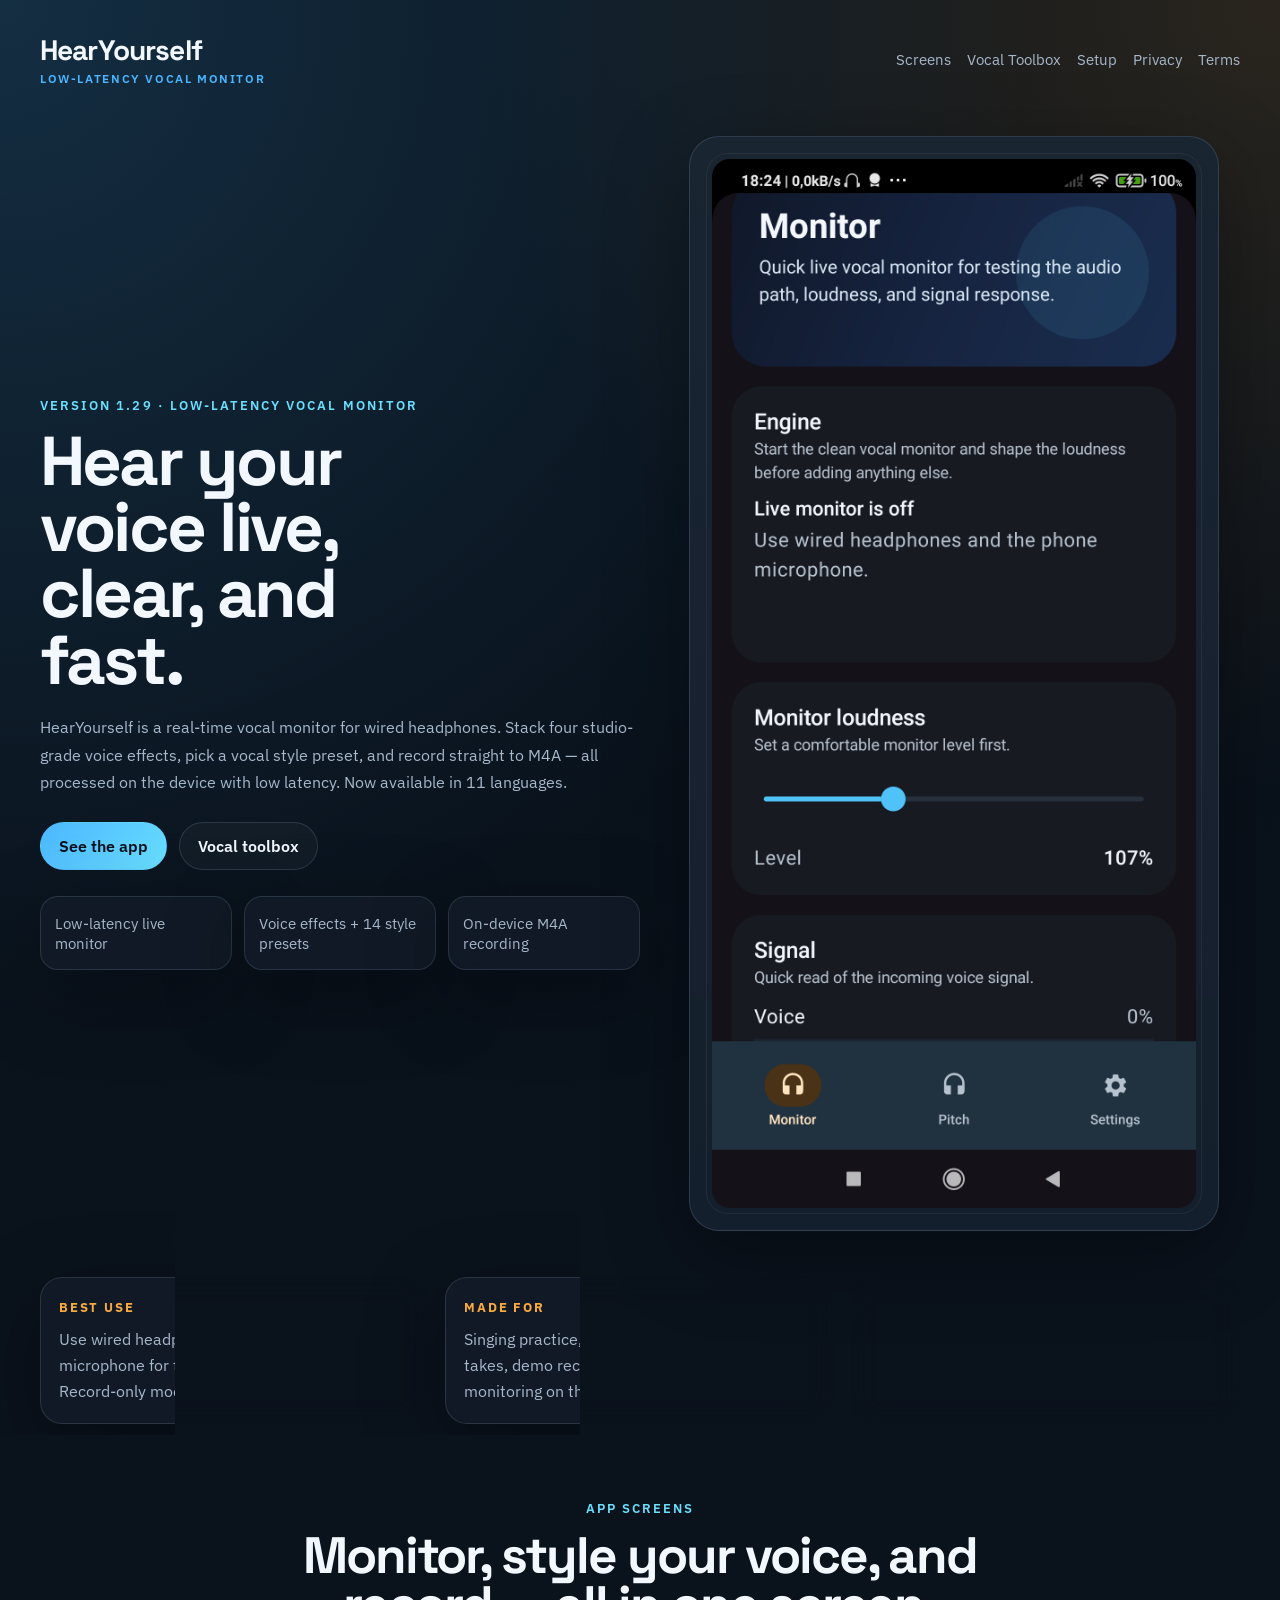
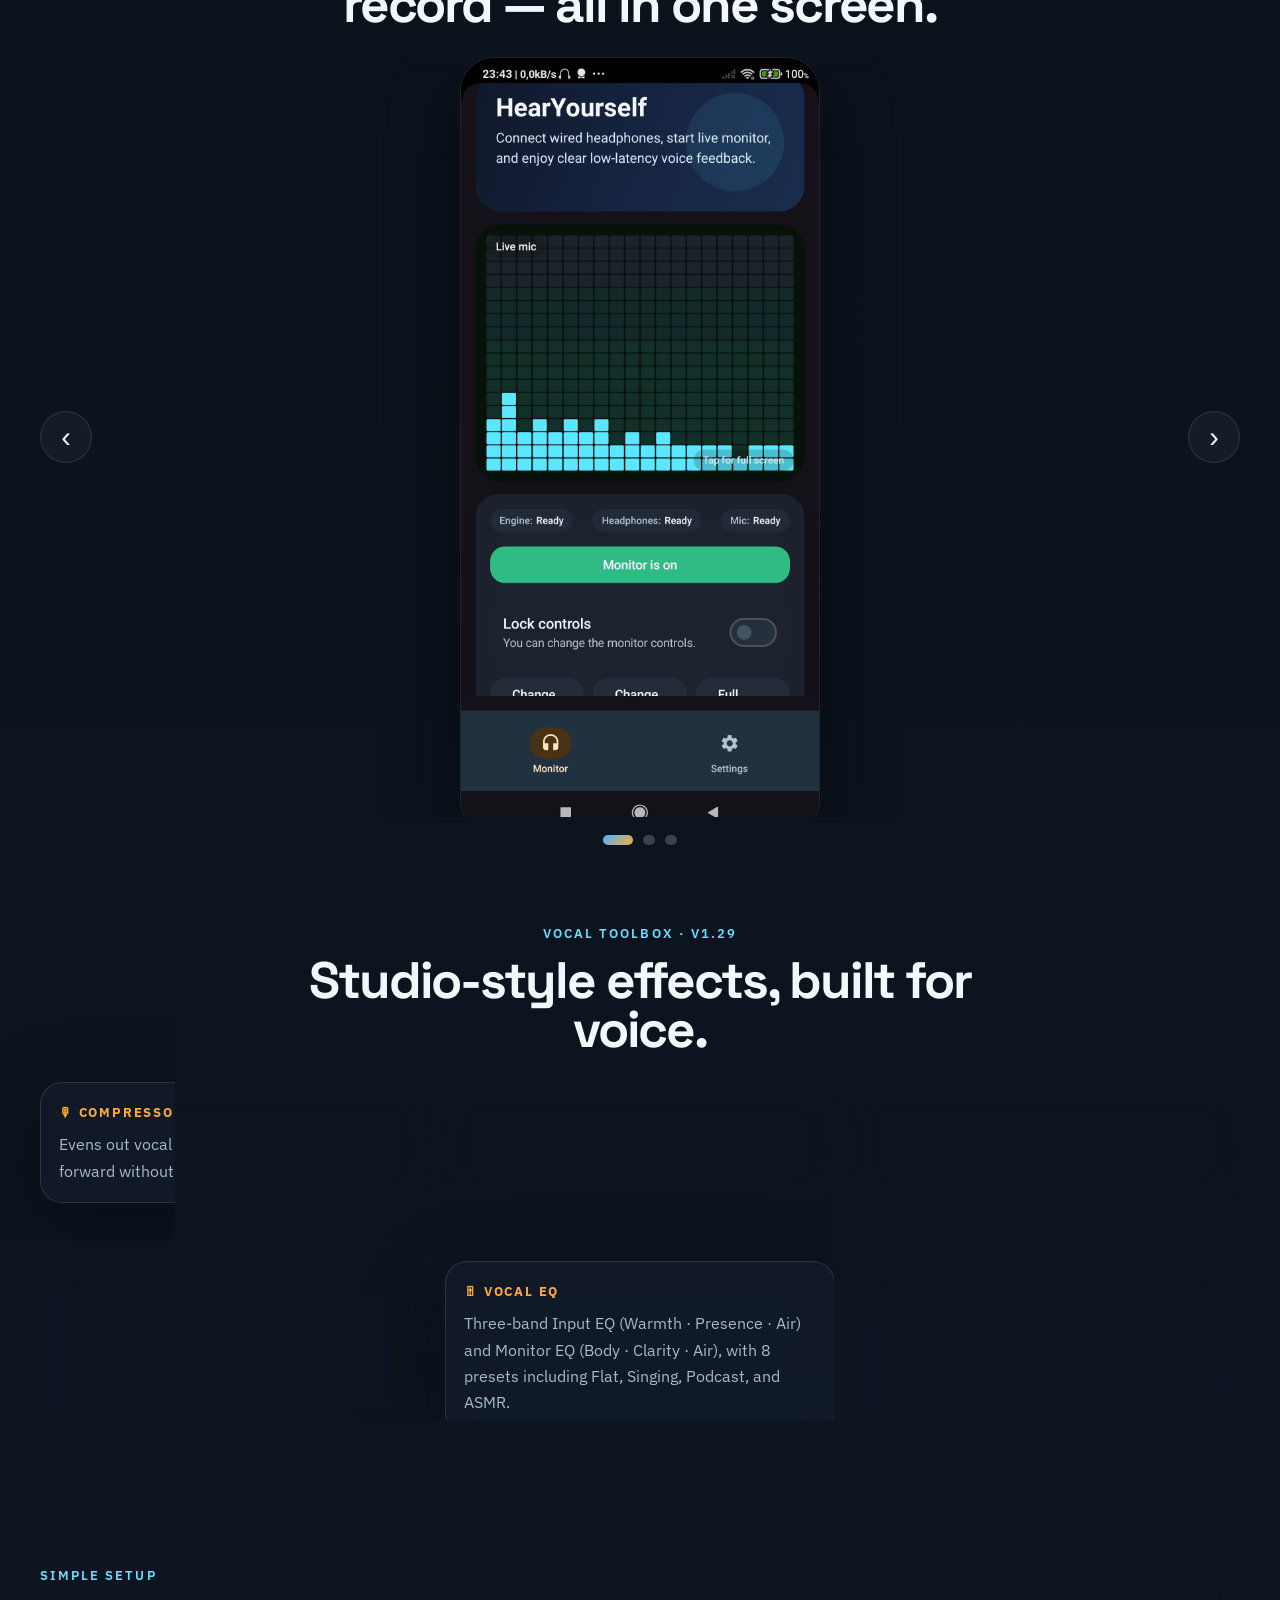
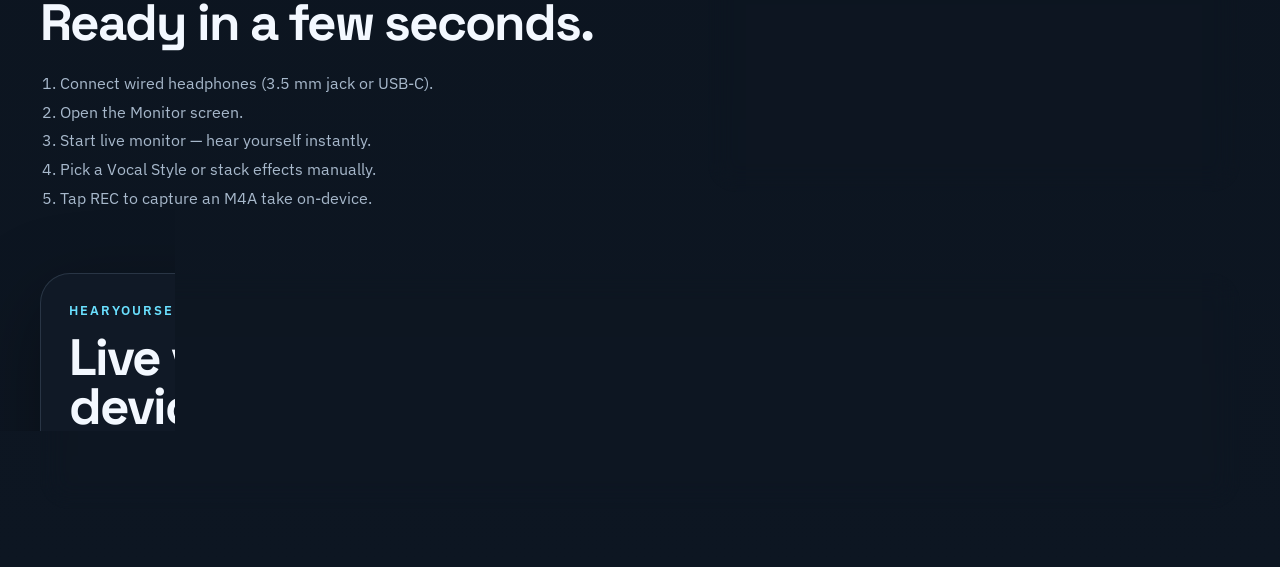
<file: index.html>
<!DOCTYPE html>
<html lang="en">
<head>
  <meta charset="UTF-8">
  <meta name="viewport" content="width=device-width, initial-scale=1.0">
  <title>HearYourself | Low-Latency Live Vocal Monitor + Recording</title>
  <meta name="description" content="HearYourself is a low-latency live vocal monitor for wired headphones, with built-in vocal effects (Compressor, De-esser, Shimmer Reverb, Doubler), 14 vocal style presets, on-device M4A recording, and 11 languages — built for singers and real-time voice practice.">
  <link rel="preconnect" href="https://fonts.googleapis.com">
  <link rel="preconnect" href="https://fonts.gstatic.com" crossorigin>
  <link href="https://fonts.googleapis.com/css2?family=Space+Grotesk:wght@400;500;700&family=IBM+Plex+Sans:wght@400;500;600&display=swap" rel="stylesheet">
  <link rel="stylesheet" href="styles.css">
</head>
<body>
  <div class="site-shell">
    <header class="topbar">
      <a class="brand" href="#top" aria-label="HearYourself home">
        <span class="brand-stack">
          <span>HearYourself</span>
          <span class="brand-tag">Low-Latency Vocal Monitor</span>
        </span>
      </a>
      <nav class="topnav">
        <a href="#screens">Screens</a>
        <a href="#toolbox">Vocal Toolbox</a>
        <a href="#setup">Setup</a>
        <a href="privacy-policy.html">Privacy</a>
        <a href="terms.html">Terms</a>
      </nav>
    </header>

    <main id="top">
      <section class="hero">
        <div class="hero-copy">
          <p class="eyebrow">Version 1.29 · Low-Latency Vocal Monitor</p>
          <h1>Hear your voice live, clear, and fast.</h1>
          <p class="hero-text">
            HearYourself is a real-time vocal monitor for wired headphones. Stack four studio-grade
            voice effects, pick a vocal style preset, and record straight to M4A — all processed
            on the device with low latency. Now available in 11 languages.
          </p>
          <div class="hero-actions">
            <a class="button button-primary" href="#screens">See the app</a>
            <a class="button button-ghost" href="#toolbox">Vocal toolbox</a>
          </div>
          <ul class="hero-points">
            <li>Low-latency live monitor</li>
            <li>Voice effects + 14 style presets</li>
            <li>On-device M4A recording</li>
          </ul>
        </div>

        <div class="hero-art-wrap">
          <div class="hero-art-panel">
            <img class="hero-art" src="hero-monitor.png" alt="HearYourself monitor visualizer">
          </div>
        </div>
      </section>

      <section class="signal-band">
        <div class="signal-card">
          <span class="signal-label">Best use</span>
          <p>Use wired headphones and the phone microphone for the cleanest real-time result. Record-only mode works without headphones.</p>
        </div>
        <div class="signal-card">
          <span class="signal-label">Made for</span>
          <p>Singing practice, vocal warmups, songwriting takes, demo recording, and headphone monitoring on the go.</p>
        </div>
        <div class="signal-card">
          <span class="signal-label">Languages</span>
          <p>English, Polish, Spanish, Portuguese (Brazil), German, Russian, Indonesian, Vietnamese, French, Turkish, Italian.</p>
        </div>
      </section>

      <section id="screens" class="screens-section">
        <div class="section-head">
          <p class="eyebrow">App Screens</p>
          <h2>Monitor, style your voice, and record — all in one screen.</h2>
        </div>

        <div class="carousel-shell">
          <button class="carousel-arrow" id="prevShot" aria-label="Previous screen">‹</button>
          <div class="carousel-stage">
            <article class="phone-card is-active" data-index="0">
              <img src="screen-monitor.jpg" alt="HearYourself live monitor screen">
              <div class="phone-meta">
                <span class="phone-title">Live monitor</span>
                <p>Sticky visualizer, big Start button, lock + record controls, and full effect stack below.</p>
              </div>
            </article>
            <article class="phone-card" data-index="1">
              <img src="screen-fullscreen.jpg" alt="HearYourself fullscreen visualizer">
              <div class="phone-meta">
                <span class="phone-title">Fullscreen visualizer</span>
                <p>Open a larger vintage-style visualizer for a stronger live feedback feel.</p>
              </div>
            </article>
            <article class="phone-card" data-index="2">
              <img src="screen-settings.jpg" alt="HearYourself settings screen">
              <div class="phone-meta">
                <span class="phone-title">Vocal EQ + Signal</span>
                <p>Tune Input and Monitor EQ (3 bands each), pick a preset, and toggle de-esser, noise reduction, and boosts.</p>
              </div>
            </article>
          </div>
          <button class="carousel-arrow" id="nextShot" aria-label="Next screen">›</button>
        </div>

        <div class="carousel-dots" id="carouselDots" aria-label="Screen selector"></div>
      </section>

      <section id="toolbox" class="screens-section">
        <div class="section-head">
          <p class="eyebrow">Vocal Toolbox · v1.29</p>
          <h2>Studio-style effects, built for voice.</h2>
        </div>

        <div class="signal-band">
          <div class="signal-card">
            <span class="signal-label">🎙 Compressor</span>
            <p>Evens out vocal dynamics. Brings quiet syllables forward without crushing the loud ones.</p>
          </div>
          <div class="signal-card">
            <span class="signal-label">🔊 De-esser</span>
            <p>Tames harsh sibilance on S and Sh sounds, so the top end stays smooth in headphones.</p>
          </div>
          <div class="signal-card">
            <span class="signal-label">✨ Shimmer Reverb</span>
            <p>Ethereal reverb with an octave-up shimmer tail. Adds space and lift to ballads or worship vocals.</p>
          </div>
        </div>

        <div class="signal-band">
          <div class="signal-card">
            <span class="signal-label">👥 Doubler</span>
            <p>Detuned doubled track for instant vocal thickening — useful for pop, R&amp;B, and modern productions.</p>
          </div>
          <div class="signal-card">
            <span class="signal-label">🎚 Vocal EQ</span>
            <p>Three-band Input EQ (Warmth · Presence · Air) and Monitor EQ (Body · Clarity · Air), with 8 presets including Flat, Singing, Podcast, and ASMR.</p>
          </div>
          <div class="signal-card">
            <span class="signal-label">🎤 14 Vocal Styles</span>
            <p>One-tap presets: CLEAN, STUDIO, POP, R&amp;B, RAP, HIP-HOP, JAZZ, ROCK, WORSHIP, BALLAD, MOD-POP, PODCAST, TECHNO, TRANCE.</p>
          </div>
        </div>
      </section>

      <section id="setup" class="setup-grid">
        <div class="setup-copy">
          <p class="eyebrow">Simple Setup</p>
          <h2>Ready in a few seconds.</h2>
          <ol class="steps">
            <li>Connect wired headphones (3.5 mm jack or USB-C).</li>
            <li>Open the Monitor screen.</li>
            <li>Start live monitor — hear yourself instantly.</li>
            <li>Pick a Vocal Style or stack effects manually.</li>
            <li>Tap REC to capture an M4A take on-device.</li>
          </ol>
        </div>
        <div class="setup-note">
          <h3>Why wired only?</h3>
          <p>
            Live monitoring is all about the round-trip time from your mouth to your ears.
            Wired headphones keep that path under ~50 ms; Bluetooth typically adds 150–300 ms,
            which is too late for real-time vocal feedback. If you only want to record (no live monitor),
            the app has a Record-only mode that works without headphones.
          </p>
        </div>
      </section>

      <section class="footer-banner">
        <div>
          <p class="eyebrow">HearYourself · v1.29</p>
          <h2>Live vocal monitor, studio effects, and on-device recording — focused on one thing: your voice.</h2>
        </div>
        <div class="footer-links">
          <a href="privacy-policy.html">Privacy Policy</a>
          <a href="terms.html">Terms of Use</a>
        </div>
      </section>
    </main>
  </div>

  <script src="site.js"></script>
</body>
</html>
</file>
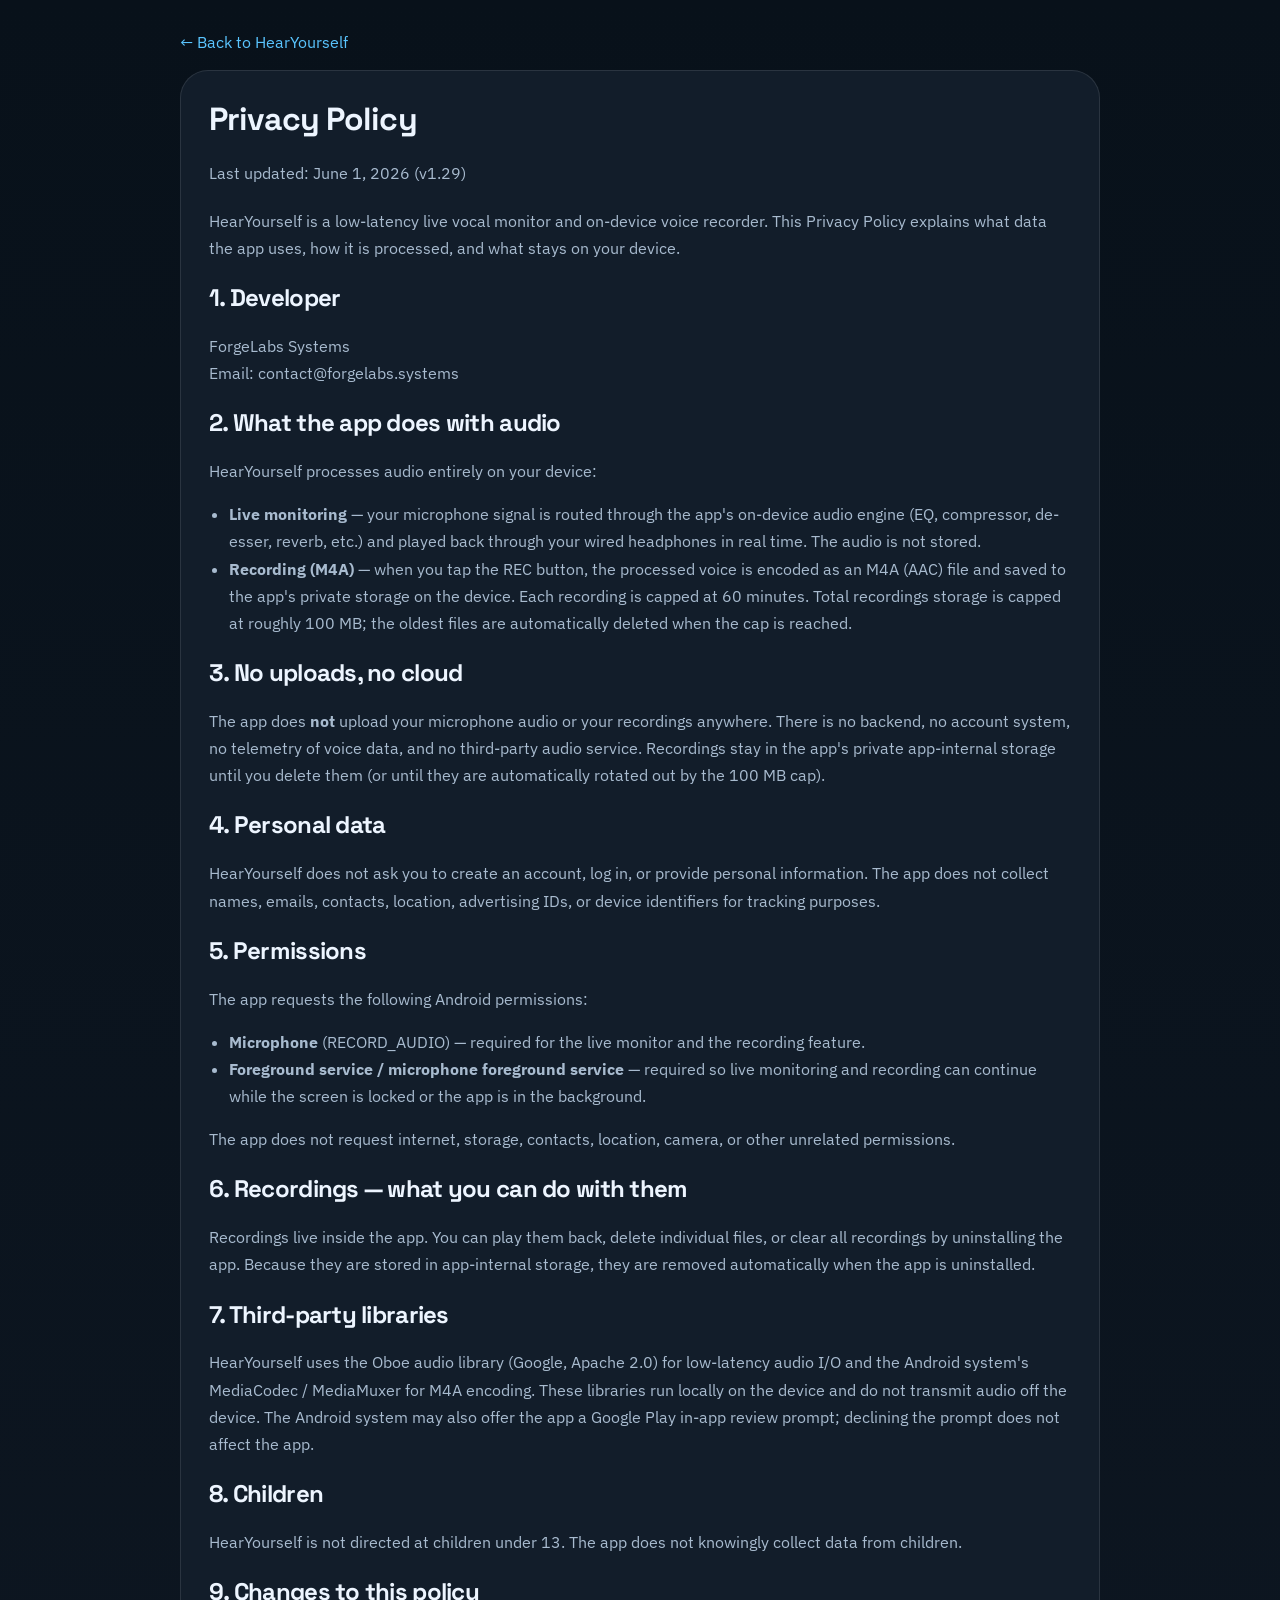
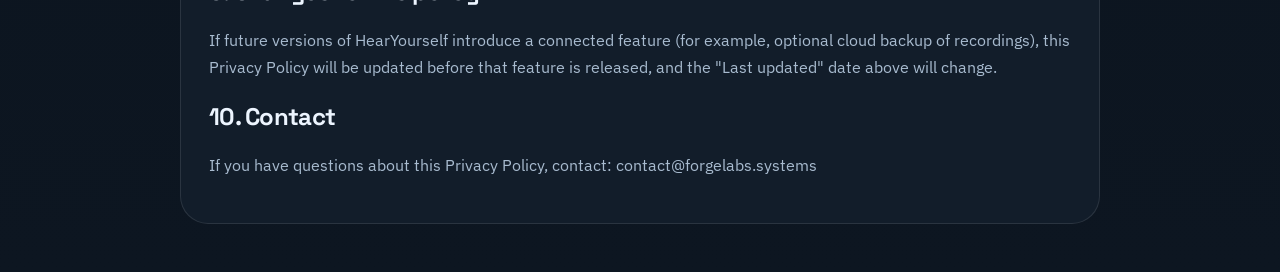
<file: privacy-policy.html>
<!DOCTYPE html>
<html lang="en">
<head>
  <meta charset="UTF-8">
  <meta name="viewport" content="width=device-width, initial-scale=1.0">
  <title>Privacy Policy | HearYourself</title>
  <link rel="preconnect" href="https://fonts.googleapis.com">
  <link rel="preconnect" href="https://fonts.gstatic.com" crossorigin>
  <link href="https://fonts.googleapis.com/css2?family=Space+Grotesk:wght@500;700&family=IBM+Plex+Sans:wght@400;500&display=swap" rel="stylesheet">
  <style>
    :root { --bg:#0b121b; --panel:#121d2a; --text:#edf5ff; --muted:#a8bbcf; --stroke:rgba(255,255,255,.1); --accent:#5ac5ff; }
    * { box-sizing:border-box; }
    body { margin:0; font-family:"IBM Plex Sans",sans-serif; color:var(--text); background:linear-gradient(180deg,#08111a,#0d1621); }
    .wrap { width:min(920px,calc(100vw - 28px)); margin:0 auto; padding:32px 0 48px; }
    .back { color:var(--accent); text-decoration:none; }
    .panel { margin-top:18px; padding:28px; border:1px solid var(--stroke); border-radius:28px; background:var(--panel); }
    h1,h2 { font-family:"Space Grotesk",sans-serif; letter-spacing:-.03em; }
    h1 { margin-top:0; }
    p,li { color:var(--muted); line-height:1.7; }
    ul { padding-left: 20px; }
    .meta { margin-bottom: 20px; color: var(--muted); }
  </style>
</head>
<body>
  <div class="wrap">
    <a class="back" href="index.html">← Back to HearYourself</a>
    <div class="panel">
      <h1>Privacy Policy</h1>
      <p class="meta">Last updated: June 1, 2026 (v1.29)</p>

      <p>HearYourself is a low-latency live vocal monitor and on-device voice recorder. This Privacy Policy explains what data the app uses, how it is processed, and what stays on your device.</p>

      <h2>1. Developer</h2>
      <p>
        ForgeLabs Systems<br>
        Email: contact@forgelabs.systems
      </p>

      <h2>2. What the app does with audio</h2>
      <p>HearYourself processes audio entirely on your device:</p>
      <ul>
        <li><strong>Live monitoring</strong> — your microphone signal is routed through the app's on-device audio engine (EQ, compressor, de-esser, reverb, etc.) and played back through your wired headphones in real time. The audio is not stored.</li>
        <li><strong>Recording (M4A)</strong> — when you tap the REC button, the processed voice is encoded as an M4A (AAC) file and saved to the app's private storage on the device. Each recording is capped at 60 minutes. Total recordings storage is capped at roughly 100 MB; the oldest files are automatically deleted when the cap is reached.</li>
      </ul>

      <h2>3. No uploads, no cloud</h2>
      <p>The app does <strong>not</strong> upload your microphone audio or your recordings anywhere. There is no backend, no account system, no telemetry of voice data, and no third-party audio service. Recordings stay in the app's private app-internal storage until you delete them (or until they are automatically rotated out by the 100 MB cap).</p>

      <h2>4. Personal data</h2>
      <p>HearYourself does not ask you to create an account, log in, or provide personal information. The app does not collect names, emails, contacts, location, advertising IDs, or device identifiers for tracking purposes.</p>

      <h2>5. Permissions</h2>
      <p>The app requests the following Android permissions:</p>
      <ul>
        <li><strong>Microphone</strong> (RECORD_AUDIO) — required for the live monitor and the recording feature.</li>
        <li><strong>Foreground service / microphone foreground service</strong> — required so live monitoring and recording can continue while the screen is locked or the app is in the background.</li>
      </ul>
      <p>The app does not request internet, storage, contacts, location, camera, or other unrelated permissions.</p>

      <h2>6. Recordings — what you can do with them</h2>
      <p>Recordings live inside the app. You can play them back, delete individual files, or clear all recordings by uninstalling the app. Because they are stored in app-internal storage, they are removed automatically when the app is uninstalled.</p>

      <h2>7. Third-party libraries</h2>
      <p>HearYourself uses the Oboe audio library (Google, Apache 2.0) for low-latency audio I/O and the Android system's MediaCodec / MediaMuxer for M4A encoding. These libraries run locally on the device and do not transmit audio off the device. The Android system may also offer the app a Google Play in-app review prompt; declining the prompt does not affect the app.</p>

      <h2>8. Children</h2>
      <p>HearYourself is not directed at children under 13. The app does not knowingly collect data from children.</p>

      <h2>9. Changes to this policy</h2>
      <p>If future versions of HearYourself introduce a connected feature (for example, optional cloud backup of recordings), this Privacy Policy will be updated before that feature is released, and the &quot;Last updated&quot; date above will change.</p>

      <h2>10. Contact</h2>
      <p>If you have questions about this Privacy Policy, contact: contact@forgelabs.systems</p>
    </div>
  </div>
</body>
</html>
</file>
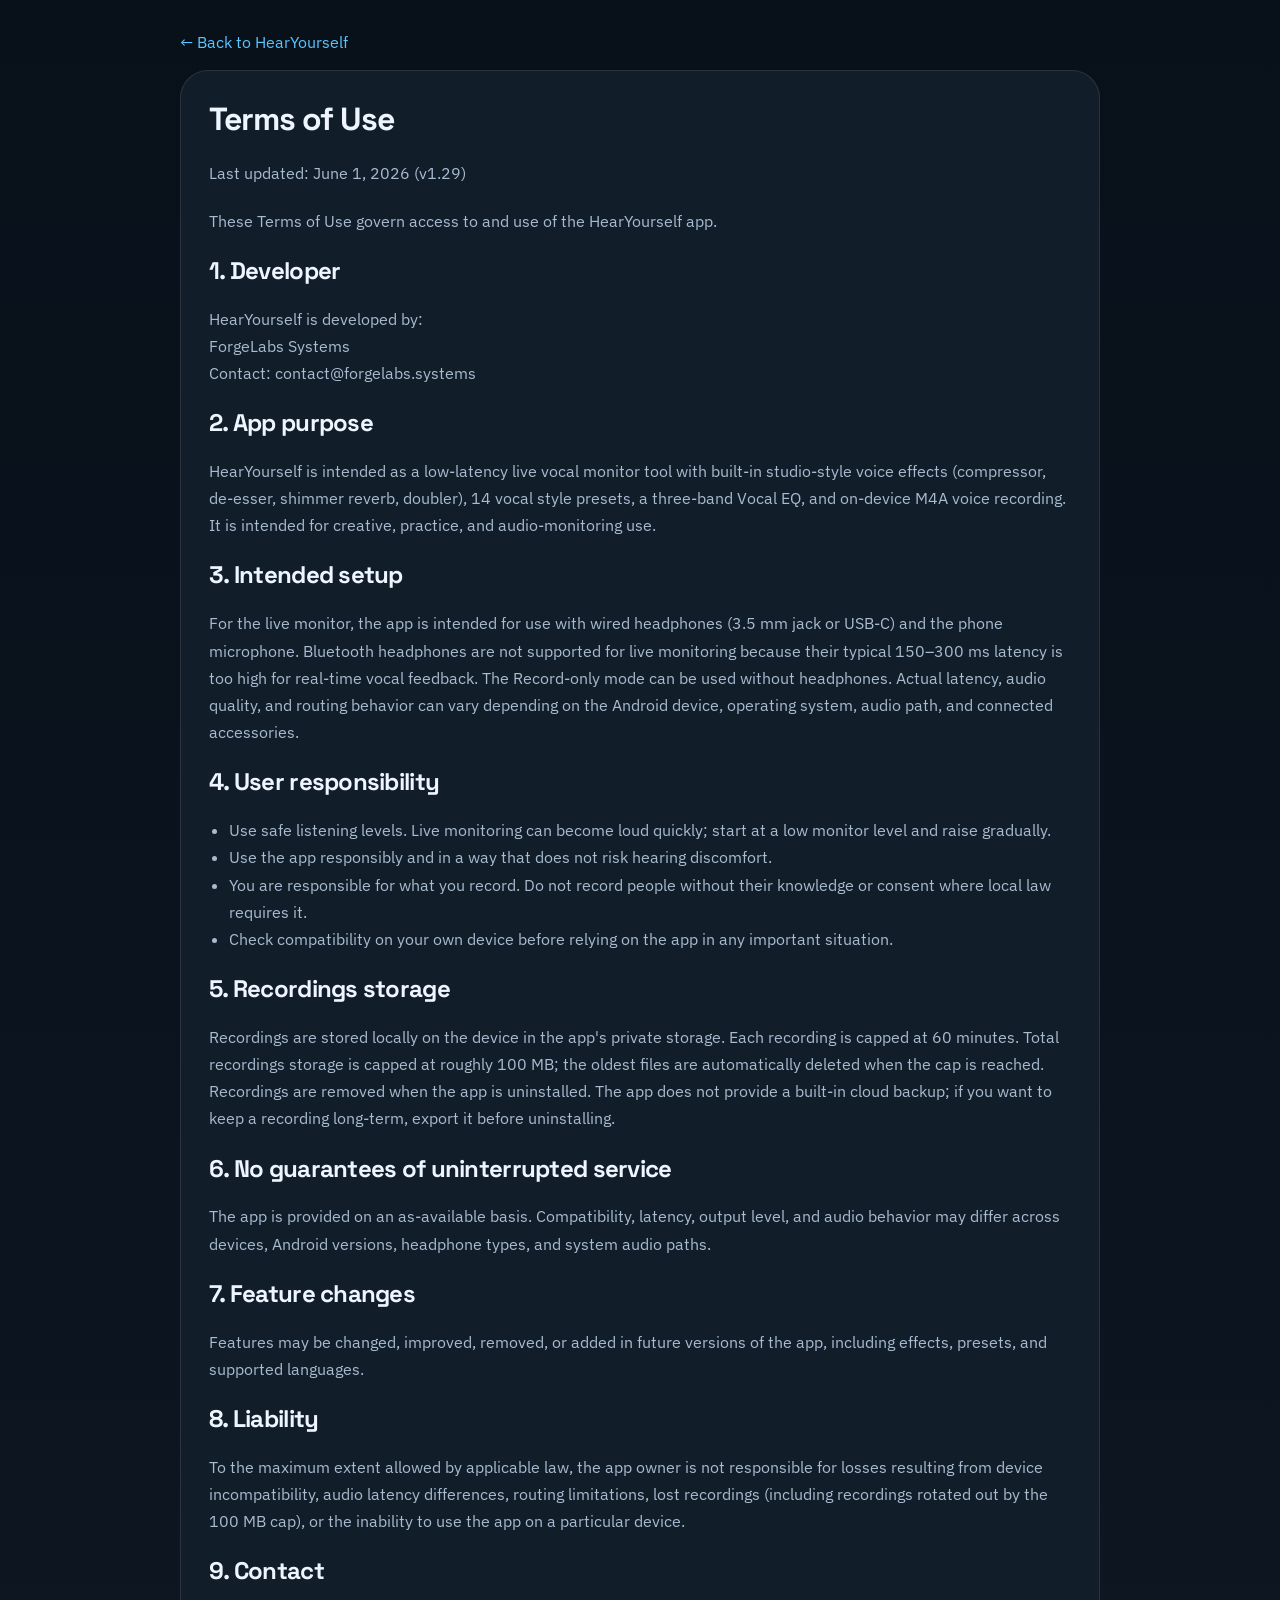
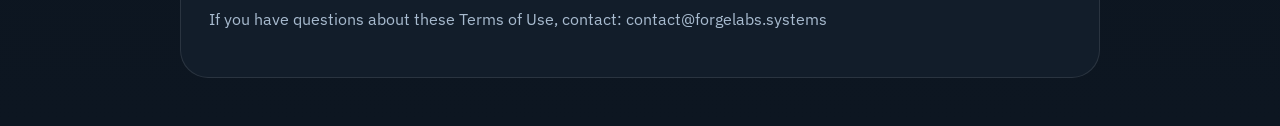
<file: terms.html>
<!DOCTYPE html>
<html lang="en">
<head>
  <meta charset="UTF-8">
  <meta name="viewport" content="width=device-width, initial-scale=1.0">
  <title>Terms of Use | HearYourself</title>
  <link rel="preconnect" href="https://fonts.googleapis.com">
  <link rel="preconnect" href="https://fonts.gstatic.com" crossorigin>
  <link href="https://fonts.googleapis.com/css2?family=Space+Grotesk:wght@500;700&family=IBM+Plex+Sans:wght@400;500&display=swap" rel="stylesheet">
  <style>
    :root { --bg:#0b121b; --panel:#121d2a; --text:#edf5ff; --muted:#a8bbcf; --stroke:rgba(255,255,255,.1); --accent:#5ac5ff; }
    * { box-sizing:border-box; }
    body { margin:0; font-family:"IBM Plex Sans",sans-serif; color:var(--text); background:linear-gradient(180deg,#08111a,#0d1621); }
    .wrap { width:min(920px,calc(100vw - 28px)); margin:0 auto; padding:32px 0 48px; }
    .back { color:var(--accent); text-decoration:none; }
    .panel { margin-top:18px; padding:28px; border:1px solid var(--stroke); border-radius:28px; background:var(--panel); }
    h1,h2 { font-family:"Space Grotesk",sans-serif; letter-spacing:-.03em; }
    h1 { margin-top:0; }
    p,li { color:var(--muted); line-height:1.7; }
    ul { padding-left: 20px; }
    .meta { margin-bottom: 20px; color: var(--muted); }
  </style>
</head>
<body>
  <div class="wrap">
    <a class="back" href="index.html">← Back to HearYourself</a>
    <div class="panel">
      <h1>Terms of Use</h1>
      <p class="meta">Last updated: June 1, 2026 (v1.29)</p>

      <p>These Terms of Use govern access to and use of the HearYourself app.</p>

      <h2>1. Developer</h2>
      <p>
        HearYourself is developed by:<br>
        ForgeLabs Systems<br>
        Contact: contact@forgelabs.systems
      </p>

      <h2>2. App purpose</h2>
      <p>HearYourself is intended as a low-latency live vocal monitor tool with built-in studio-style voice effects (compressor, de-esser, shimmer reverb, doubler), 14 vocal style presets, a three-band Vocal EQ, and on-device M4A voice recording. It is intended for creative, practice, and audio-monitoring use.</p>

      <h2>3. Intended setup</h2>
      <p>For the live monitor, the app is intended for use with wired headphones (3.5 mm jack or USB-C) and the phone microphone. Bluetooth headphones are not supported for live monitoring because their typical 150–300 ms latency is too high for real-time vocal feedback. The Record-only mode can be used without headphones. Actual latency, audio quality, and routing behavior can vary depending on the Android device, operating system, audio path, and connected accessories.</p>

      <h2>4. User responsibility</h2>
      <ul>
        <li>Use safe listening levels. Live monitoring can become loud quickly; start at a low monitor level and raise gradually.</li>
        <li>Use the app responsibly and in a way that does not risk hearing discomfort.</li>
        <li>You are responsible for what you record. Do not record people without their knowledge or consent where local law requires it.</li>
        <li>Check compatibility on your own device before relying on the app in any important situation.</li>
      </ul>

      <h2>5. Recordings storage</h2>
      <p>Recordings are stored locally on the device in the app's private storage. Each recording is capped at 60 minutes. Total recordings storage is capped at roughly 100 MB; the oldest files are automatically deleted when the cap is reached. Recordings are removed when the app is uninstalled. The app does not provide a built-in cloud backup; if you want to keep a recording long-term, export it before uninstalling.</p>

      <h2>6. No guarantees of uninterrupted service</h2>
      <p>The app is provided on an as-available basis. Compatibility, latency, output level, and audio behavior may differ across devices, Android versions, headphone types, and system audio paths.</p>

      <h2>7. Feature changes</h2>
      <p>Features may be changed, improved, removed, or added in future versions of the app, including effects, presets, and supported languages.</p>

      <h2>8. Liability</h2>
      <p>To the maximum extent allowed by applicable law, the app owner is not responsible for losses resulting from device incompatibility, audio latency differences, routing limitations, lost recordings (including recordings rotated out by the 100 MB cap), or the inability to use the app on a particular device.</p>

      <h2>9. Contact</h2>
      <p>If you have questions about these Terms of Use, contact: contact@forgelabs.systems</p>
    </div>
  </div>
</body>
</html>
</file>
<file: styles.css>
:root {
  --bg: #09111a;
  --bg-soft: #0f1823;
  --panel: rgba(18, 27, 39, 0.88);
  --panel-strong: #111c2a;
  --stroke: rgba(166, 196, 228, 0.16);
  --text: #f3f8ff;
  --muted: #a7b8cb;
  --blue: #4bb6ff;
  --cyan: #6ae0ff;
  --orange: #f8a940;
  --green: #7cd48a;
  --shadow: 0 24px 80px rgba(0, 0, 0, 0.35);
}

* {
  box-sizing: border-box;
}

html {
  scroll-behavior: smooth;
}

body {
  margin: 0;
  color: var(--text);
  font-family: "IBM Plex Sans", sans-serif;
  background:
    radial-gradient(circle at top left, rgba(75, 182, 255, 0.18), transparent 26%),
    radial-gradient(circle at top right, rgba(248, 169, 64, 0.14), transparent 20%),
    linear-gradient(180deg, #081019 0%, #0b131d 55%, #0d1622 100%);
}

img {
  display: block;
  max-width: 100%;
}

a {
  color: inherit;
  text-decoration: none;
}

.site-shell {
  width: min(1200px, calc(100vw - 32px));
  margin: 0 auto;
  padding: 20px 0 40px;
}

.topbar {
  display: flex;
  align-items: center;
  justify-content: space-between;
  gap: 20px;
  padding: 12px 0 28px;
}

.brand {
  display: inline-flex;
  align-items: center;
  font-family: "Space Grotesk", sans-serif;
  font-weight: 700;
  letter-spacing: -0.03em;
  font-size: clamp(1.6rem, 2.2vw, 2.2rem);
}

.brand-stack {
  display: inline-flex;
  flex-direction: column;
  gap: 3px;
}

.brand-tag {
  color: var(--blue);
  font-family: "IBM Plex Sans", sans-serif;
  font-size: 0.72rem;
  font-weight: 600;
  letter-spacing: 0.14em;
  text-transform: uppercase;
}

.topnav {
  display: inline-flex;
  gap: 16px;
  flex-wrap: wrap;
}

.topnav a {
  color: var(--muted);
  font-size: 0.95rem;
}

.topnav a:hover {
  color: var(--text);
}

.hero {
  display: grid;
  grid-template-columns: 1.05fr 1fr;
  gap: 28px;
  align-items: center;
  padding: 22px 0 38px;
}

.eyebrow {
  margin: 0 0 14px;
  color: var(--cyan);
  font-size: 0.8rem;
  font-weight: 600;
  letter-spacing: 0.16em;
  text-transform: uppercase;
}

.hero h1,
.section-head h2,
.setup-copy h2,
.footer-banner h2 {
  margin: 0;
  font-family: "Space Grotesk", sans-serif;
  line-height: 0.96;
  letter-spacing: -0.04em;
}

.hero h1 {
  max-width: 10ch;
  font-size: clamp(3rem, 5.4vw, 5.8rem);
}

.hero-text {
  max-width: 60ch;
  margin: 20px 0 0;
  color: var(--muted);
  font-size: 1.02rem;
  line-height: 1.7;
}

.hero-actions {
  display: flex;
  gap: 12px;
  margin-top: 26px;
  flex-wrap: wrap;
}

.button {
  display: inline-flex;
  align-items: center;
  justify-content: center;
  min-height: 48px;
  padding: 0 18px;
  border-radius: 999px;
  border: 1px solid var(--stroke);
  font-weight: 600;
}

.button-primary {
  background: linear-gradient(135deg, var(--blue), var(--cyan));
  color: #07111d;
  border-color: transparent;
}

.button-ghost {
  background: rgba(255, 255, 255, 0.03);
  color: var(--text);
}

.hero-points {
  display: grid;
  grid-template-columns: repeat(3, minmax(0, 1fr));
  gap: 12px;
  padding: 0;
  margin: 26px 0 0;
  list-style: none;
}

.hero-points li,
.signal-card,
.setup-note,
.footer-banner {
  border: 1px solid var(--stroke);
  background: var(--panel);
  box-shadow: var(--shadow);
  backdrop-filter: blur(14px);
}

.hero-points li {
  padding: 16px 14px;
  border-radius: 18px;
  color: var(--muted);
  font-size: 0.95rem;
}

.hero-art-wrap {
  display: flex;
  justify-content: center;
}

.hero-art-panel {
  position: relative;
  width: min(100%, 530px);
  padding: 22px;
  border: 1px solid var(--stroke);
  border-radius: 30px;
  background:
    linear-gradient(180deg, rgba(255,255,255,0.04), rgba(255,255,255,0.01)),
    var(--panel-strong);
  box-shadow: var(--shadow);
}

.hero-art-panel::before {
  content: "";
  position: absolute;
  inset: 16px;
  border-radius: 22px;
  border: 1px solid rgba(255,255,255,0.06);
  pointer-events: none;
}

.hero-art {
  width: 100%;
  border-radius: 18px;
}

.signal-band {
  display: grid;
  grid-template-columns: repeat(3, minmax(0, 1fr));
  gap: 16px;
  margin: 8px 0 58px;
}

.signal-card {
  border-radius: 22px;
  padding: 18px;
}

.signal-label {
  display: inline-block;
  margin-bottom: 10px;
  color: var(--orange);
  font-size: 0.8rem;
  font-weight: 700;
  letter-spacing: 0.14em;
  text-transform: uppercase;
}

.signal-card p,
.phone-meta p,
.setup-note p {
  margin: 0;
  color: var(--muted);
  line-height: 1.65;
}

.screens-section {
  padding: 18px 0 62px;
}

.section-head {
  max-width: 760px;
  margin: 0 auto 28px;
  text-align: center;
}

.section-head h2,
.setup-copy h2,
.footer-banner h2 {
  font-size: clamp(2rem, 4vw, 3.4rem);
}

.carousel-shell {
  display: grid;
  grid-template-columns: auto 1fr auto;
  gap: 18px;
  align-items: center;
}

.carousel-arrow {
  width: 52px;
  height: 52px;
  border: 1px solid var(--stroke);
  border-radius: 999px;
  background: rgba(255,255,255,0.04);
  color: var(--text);
  font-size: 1.8rem;
  cursor: pointer;
}

.carousel-stage {
  position: relative;
  min-height: 760px;
  display: flex;
  align-items: center;
  justify-content: center;
  overflow: hidden;
}

.phone-card {
  position: absolute;
  inset: 0;
  margin: auto;
  width: min(100%, 360px);
  opacity: 0;
  transform: translateX(36px) scale(0.96);
  transition: opacity 0.28s ease, transform 0.28s ease;
}

.phone-card.is-active {
  opacity: 1;
  transform: translateX(0) scale(1);
}

.phone-card img {
  width: 100%;
  border-radius: 34px;
  border: 1px solid rgba(255,255,255,0.08);
  box-shadow: 0 30px 70px rgba(0, 0, 0, 0.42);
}

.phone-meta {
  margin-top: 18px;
  text-align: center;
}

.phone-title {
  display: inline-block;
  margin-bottom: 10px;
  font-family: "Space Grotesk", sans-serif;
  font-size: 1.1rem;
  font-weight: 700;
}

.carousel-dots {
  display: flex;
  justify-content: center;
  gap: 10px;
  margin-top: 18px;
}

.carousel-dots button {
  width: 10px;
  height: 10px;
  border: 0;
  border-radius: 999px;
  background: rgba(255,255,255,0.2);
  cursor: pointer;
}

.carousel-dots button.is-active {
  width: 30px;
  background: linear-gradient(135deg, var(--blue), var(--orange));
}

.setup-grid {
  display: grid;
  grid-template-columns: 1.1fr 0.9fr;
  gap: 18px;
  align-items: start;
  padding: 12px 0 60px;
}

.steps {
  margin: 22px 0 0;
  padding-left: 20px;
  color: var(--muted);
  line-height: 1.8;
}

.setup-note {
  border-radius: 28px;
  padding: 24px;
}

.setup-note h3 {
  margin: 0 0 12px;
  font-family: "Space Grotesk", sans-serif;
  font-size: 1.5rem;
}

.footer-banner {
  display: flex;
  justify-content: space-between;
  gap: 20px;
  align-items: center;
  padding: 28px;
  border-radius: 30px;
  margin-bottom: 18px;
}

.footer-links {
  display: flex;
  gap: 16px;
  flex-wrap: wrap;
}

.footer-links a {
  color: var(--cyan);
  font-weight: 600;
}

@media (max-width: 980px) {
  .hero,
  .setup-grid,
  .signal-band {
    grid-template-columns: 1fr;
  }

  .hero h1 {
    max-width: none;
  }

  .hero-points {
    grid-template-columns: 1fr;
  }
}

@media (max-width: 720px) {
  .site-shell {
    width: min(100vw - 20px, 1200px);
    padding-top: 14px;
  }

  .topbar,
  .footer-banner {
    flex-direction: column;
    align-items: flex-start;
  }

  .carousel-shell {
    grid-template-columns: 1fr;
  }

  .carousel-arrow {
    display: none;
  }

  .carousel-stage {
    min-height: 700px;
  }

  .phone-card {
    width: min(100%, 320px);
  }

  .section-head {
    text-align: left;
  }
}
</file>
